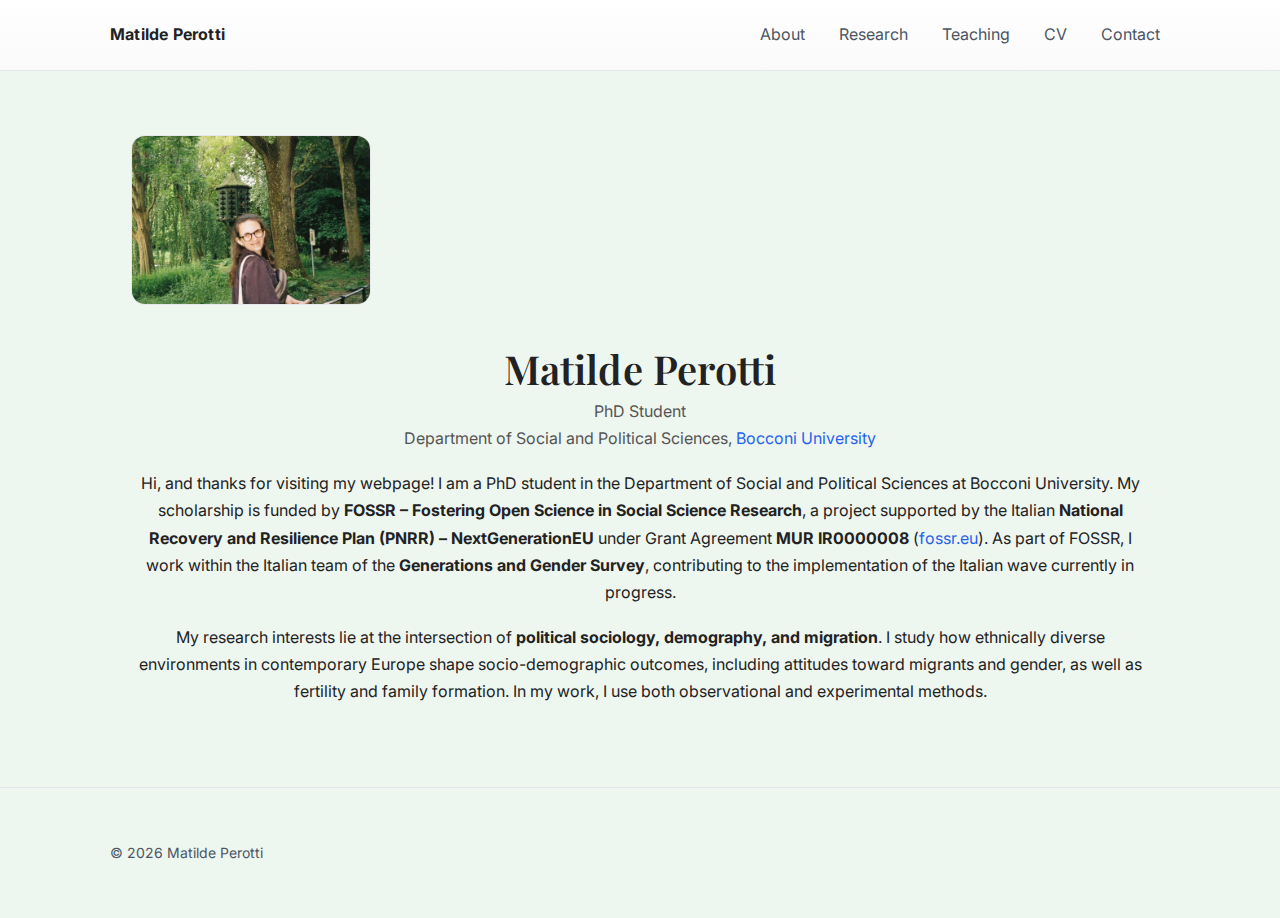
<file: index.html>
<!DOCTYPE html>
<html lang="en">
<head>
  <meta charset="utf-8" />
  <meta name="viewport" content="width=device-width, initial-scale=1" />
  <title>About — Matilde Perotti</title>
  <meta name="description" content="Matilde Perotti — About" />
  <link rel="stylesheet" href="styles.css" />

  <!-- Google Font for more elegant typography -->
  <link href="https://fonts.googleapis.com/css2?family=Playfair+Display:wght@400;600&family=Inter:wght@300;400;500&display=swap" rel="stylesheet">

  <style>
    body {
      font-family: 'Inter', sans-serif;
      background-color: #eef6f0; /* light green background */
      color: #222;
    }

    h1 {
      font-family: 'Playfair Display', serif;
    }

    /* Layout like Francesco (image left, text right) */
    .hero {
      display: flex;
      align-items: flex-start;
      gap: 2.5rem;
      max-width: 1050px;
      margin: 0 auto;
      padding: 2.25rem 1rem;
    }
    .hero .avatar {
      width: 240px;
      max-width: 42vw;
      border-radius: 14px;
      flex: 0 0 auto;
      object-fit: cover;
    }
    .hero .content {
      flex: 1 1 auto;
      min-width: 0;
    }
    .hero h1 {
      margin: 0 0 .35rem 0;
      font-weight: 600;
      letter-spacing: .2px;
    }
    .subtitle {
      margin: 0 0 1.5rem 0;
      color: #555;
      line-height: 1.45;
    }
    .content p {
      margin: 0 0 1.1rem 0;
      line-height: 1.7;
    }

    /* Mobile */
    @media (max-width: 720px) {
      .hero {
        flex-direction: column;
        align-items: center;
        text-align: center;
      }
      .hero .content {
        width: 100%;
        text-align: left;
      }
    }
  </style>
</head>

<body>
<header>
  <nav class="nav" aria-label="Primary">
    <div class="brand">
      <a href="index.html" style="text-decoration:none;color:inherit">Matilde Perotti</a>
    </div>
    <div class="tabs">
      <a href="index.html" aria-current="page">About</a>
      <a href="research.html">Research</a>
      <a href="teaching.html">Teaching</a>
      <a href="cv.html">CV</a>
      <a href="contact.html">Contact</a>
    </div>
  </nav>
</header>

<main class="container">
  <section id="about" class="hero" aria-labelledby="about-title">
<img class="avatar" src="images/matilde-perotti.jpg" alt="Portrait of Matilde Perotti" />

<div class="content">
  <h1 id="about-title">Matilde Perotti</h1>

  <p class="subtitle">
    PhD Student<br />
    Department of Social and Political Sciences, 
    <a href="https://sps.unibocconi.eu/" target="_blank" rel="noopener noreferrer">
      Bocconi University
    </a>
  </p>

  <p>
    Hi, and thanks for visiting my webpage! I am a PhD student in the Department of Social and Political Sciences at Bocconi University.
    My scholarship is funded by <strong>FOSSR – Fostering Open Science in Social Science Research</strong>, a project supported by the Italian
    <strong>National Recovery and Resilience Plan (PNRR) – NextGenerationEU</strong> under Grant Agreement
    <strong>MUR IR0000008</strong> (<a href="https://www.fossr.eu/" target="_blank" rel="noopener noreferrer">fossr.eu</a>).
    As part of FOSSR, I work within the Italian team of the <strong>Generations and Gender Survey</strong>, contributing to the implementation
    of the Italian wave currently in progress.
  </p>

  <p>
    My research interests lie at the intersection of <strong>political sociology, demography, and migration</strong>. I study how ethnically diverse environments
    in contemporary Europe shape socio-demographic outcomes, including attitudes toward migrants and gender, as well as fertility and family
    formation. In my work, I use both observational and experimental methods.
  </p>
</div>
  </section>
</main>

<footer>
  <div class="container small">
    © <span id="y"></span> Matilde Perotti
  </div>
</footer>

<script>
  const d = new Date();
  document.getElementById('y').textContent = d.getFullYear();
</script>

</body>
</html>
</file>
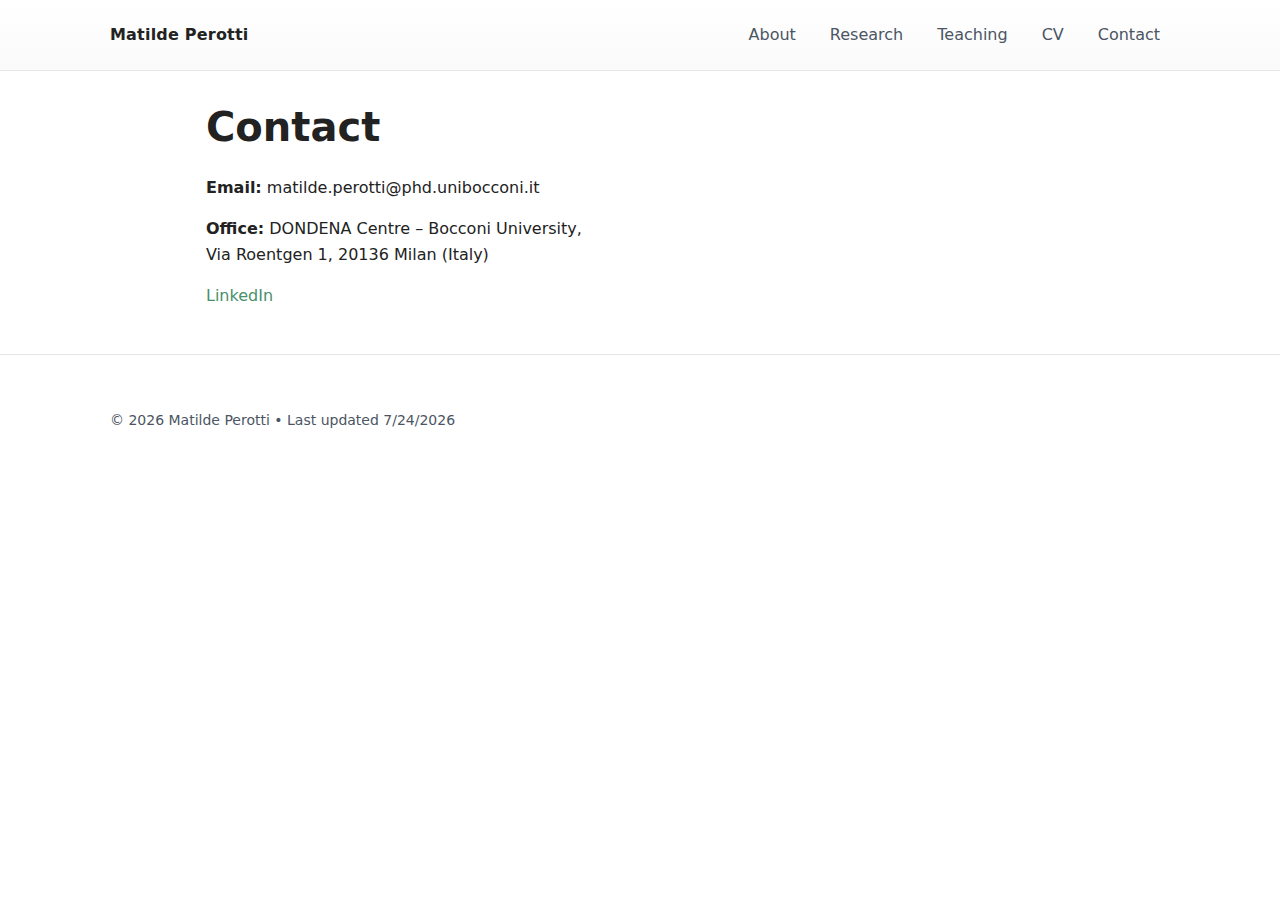
<file: contact.html>
<!DOCTYPE html>
<html lang="en">
<head>
  <meta charset="utf-8" />
  <meta name="viewport" content="width=device-width, initial-scale=1" />
  <title>Contact — Matilde Perotti</title>
  <meta name="description" content="Matilde Perotti — Contact" />
  <link rel="stylesheet" href="styles.css" />

  <style>
    body {
      color: #222;
    }

    a {
      color: #4a8f6a;
      text-decoration: none;
    }

    a:hover {
      text-decoration: underline;
    }

    main.container {
      max-width: 900px;
      margin: 0 auto;
      padding: 2rem 1rem;
      line-height: 1.6;
    }

    h1 {
      font-weight: 600;
      margin-bottom: 1.5rem;
    }

    p {
      margin-bottom: 0.8rem;
    }

    /* keep class for flexibility, but align with global style */
    a.link {
      color: #4a8f6a;
      font-weight: 500;
    }
  </style>
</head>

<body>
<header>
  <nav class="nav" aria-label="Primary">
    <div class="brand">
      <a href="index.html" style="text-decoration:none;color:inherit">Matilde Perotti</a>
    </div>
    <div class="tabs">
      <a href="index.html">About</a>
      <a href="research.html">Research</a>
      <a href="teaching.html">Teaching</a>
      <a href="cv.html">CV</a>
      <a href="contact.html" aria-current="page">Contact</a>
    </div>
  </nav>
</header>

<main class="container">
  <h1>Contact</h1>

  <p><strong>Email:</strong> matilde.perotti@phd.unibocconi.it</p>
  <p><strong>Office:</strong> DONDENA Centre – Bocconi University,<br/>
  Via Roentgen 1, 20136 Milan (Italy)</p>

  <p>
    <a class="link" href="https://www.linkedin.com/in/matilde-perotti-19a0b41a7/" target="_blank" rel="noopener">
      LinkedIn
    </a>
  </p>
</main>

<footer>
  <div class="container small">
    © <span id="y"></span> Matilde Perotti • Last updated <span id="d"></span>
  </div>
</footer>

<script>
  const d = new Date();
  document.getElementById('y').textContent = d.getFullYear();
  document.getElementById('d').textContent = d.toLocaleDateString();
</script>

</body>
</html>
</file>
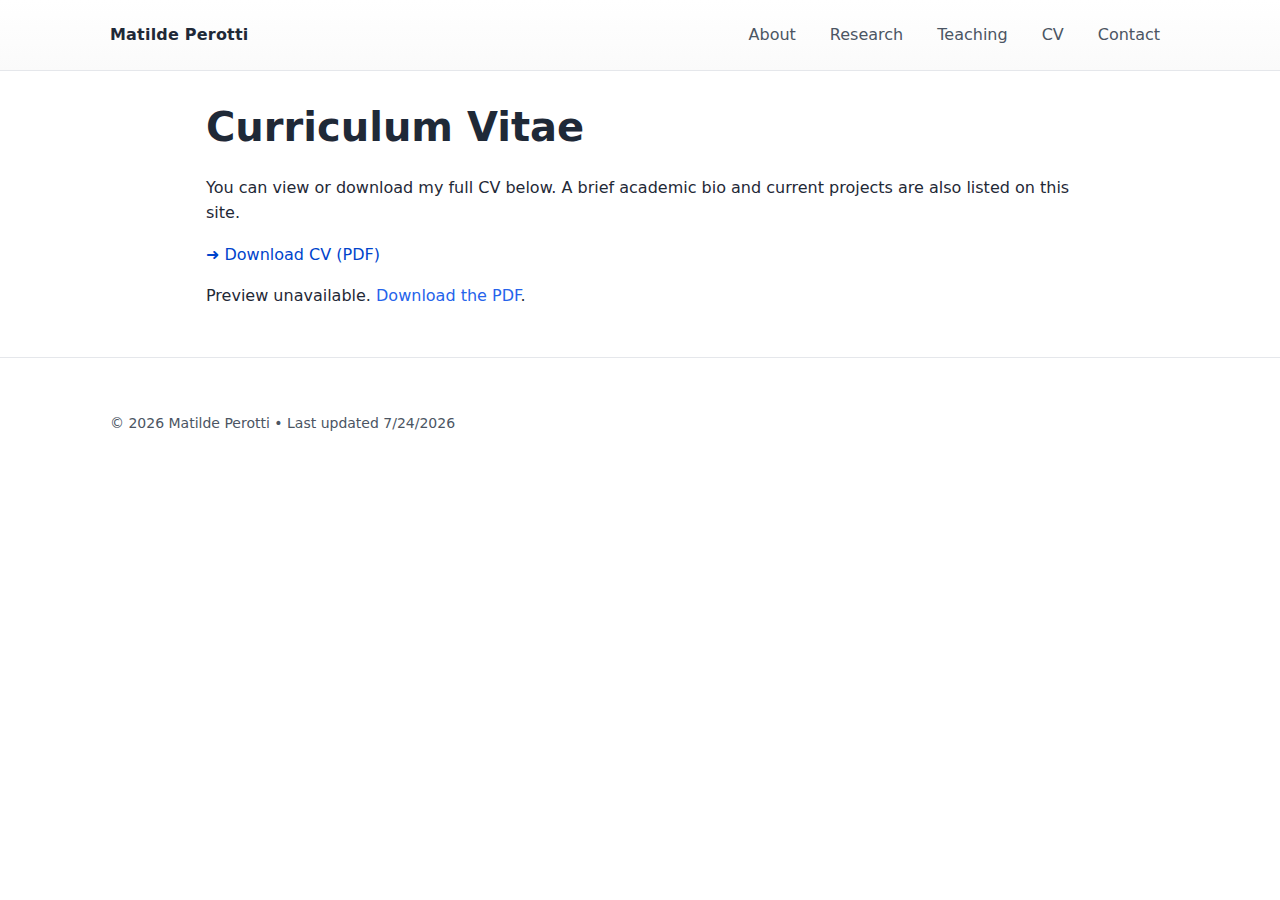
<file: cv.html>
<!DOCTYPE html>
<html lang="en">
<head>
  <meta charset="utf-8" />
  <meta name="viewport" content="width=device-width, initial-scale=1" />
  <title>CV — Matilde Perotti</title>
  <meta name="description" content="Matilde Perotti — CV" />
  <link rel="stylesheet" href="styles.css" />

  <style>
    main.container {
      max-width: 900px;
      margin: 0 auto;
      padding: 2rem 1rem;
      line-height: 1.6;
      text-align: left;
    }

    h1 {
      font-weight: 600;
      margin-bottom: 1.5rem;
    }

    a.download-link {
      color: #0044cc;
      text-decoration: none;
      font-weight: 500;
    }

    a.download-link:hover {
      text-decoration: underline;
    }

    object {
      margin-top: 2rem;
      border: none;
    }
  </style>
</head>

<body>
<header>
  <nav class="nav" aria-label="Primary">
    <div class="brand"><a href="index.html" style="text-decoration:none;color:inherit">Matilde Perotti</a></div>
    <div class="tabs">
      <a href="index.html">About</a>
      <a href="research.html">Research</a>
      <a href="teaching.html">Teaching</a>
      <a href="cv.html" aria-current="page">CV</a>
      <a href="contact.html">Contact</a>
    </div>
  </nav>
</header>

<main class="container">
  <h1>Curriculum Vitae</h1>

  <p>
    You can view or download my full CV below. A brief academic bio and current projects are also listed on this site.
  </p>

  <p>
    <a class="download-link" href="CV_Matilde_Perotti.pdf" download rel="noopener">
      ➜ Download CV (PDF)
    </a>
  </p>

  <!-- Optional inline preview -->
  <object data="CV_Matilde_Perotti.pdf" type="application/pdf" width="100%" height="900">
    <p>Preview unavailable. <a href="CV_Matilde_Perotti (1).pdf" download>Download the PDF</a>.</p>
  </object>
</main>

<footer>
  <div class="container small">
    © <span id="y"></span> Matilde Perotti • Last updated <span id="d"></span>
  </div>
</footer>

<script>
  const d = new Date();
  document.getElementById('y').textContent = d.getFullYear();
  document.getElementById('d').textContent = d.toLocaleDateString();
</script>

</body>
</html>
</file>
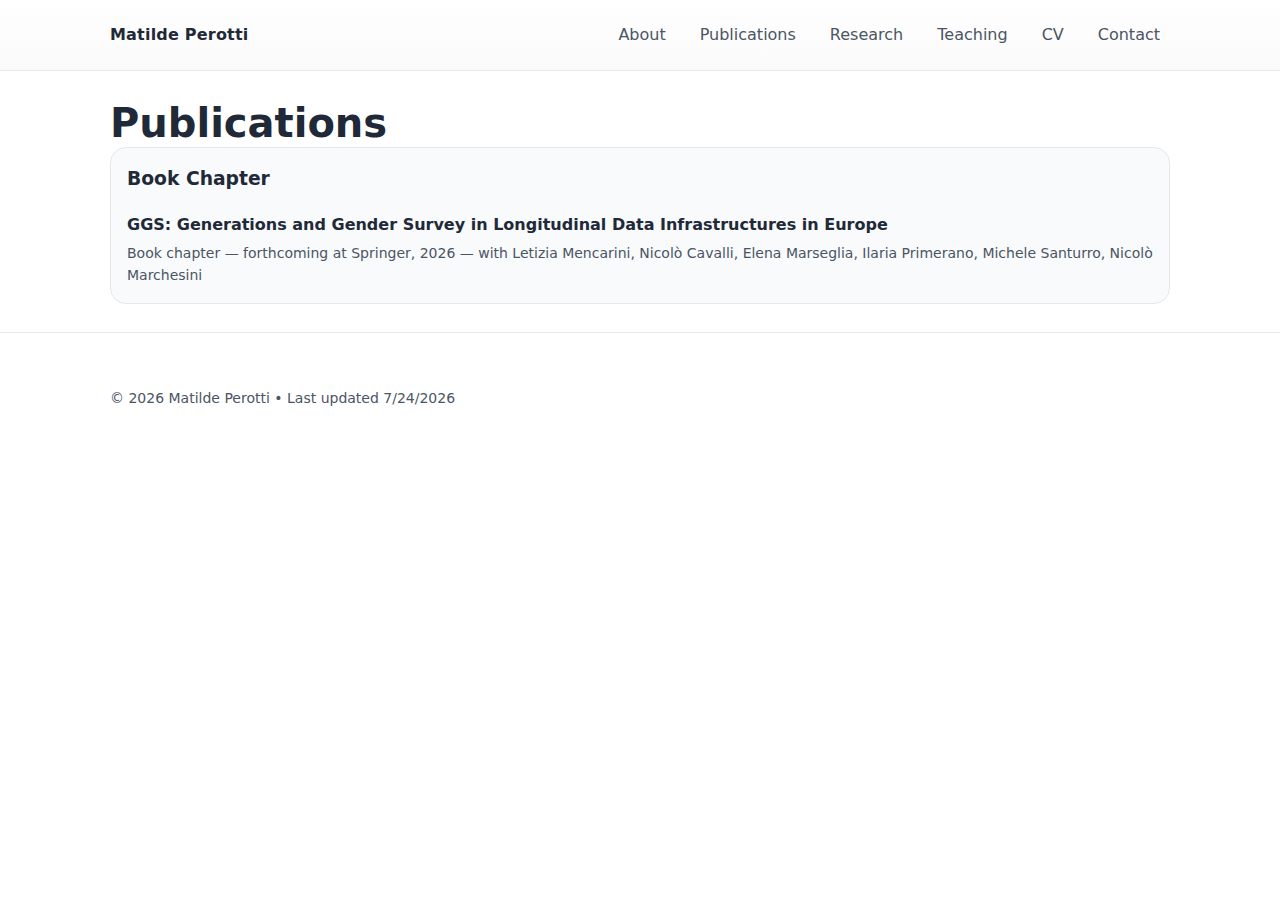
<file: publications.html>
<!DOCTYPE html>
<html lang="en">
<head>
  <meta charset="utf-8" />
  <meta name="viewport" content="width=device-width, initial-scale=1" />
  <title>Publications — Matilde Perotti</title>
  <meta name="description" content="Matilde Perotti — Publications">
  <link rel="stylesheet" href="styles.css" />
</head>
<body>
  
<header>
  <nav class="nav" aria-label="Primary">
    <div class="brand"><a href="index.html" style="text-decoration:none;color:inherit">Matilde Perotti</a></div>
    <div class="tabs">
      <a href="index.html">About</a>
      <a href="publications.html">Publications</a>
      <a href="research.html">Research</a>
      <a href="teaching.html">Teaching</a>
      <a href="cv.html">CV</a>
      <a href="contact.html">Contact</a>
    </div>
  </nav>
</header>

  <main class="container">
    
<h1>Publications</h1>
<div class="card">
  <h3 style="margin-top:0">Book Chapter</h3>
  <div class="list">
    <div class="pub">
      <div class="title">GGS: Generations and Gender Survey in Longitudinal Data Infrastructures in Europe</div>
      <div class="meta">Book chapter — forthcoming at Springer, 2026 — with Letizia Mencarini, Nicolò Cavalli, Elena Marseglia, Ilaria Primerano, Michele Santurro, Nicolò Marchesini</div>
    </div>
  </div>
</div>

  </main>
  
<footer>
  <div class="container small">
    © <span id="y"></span> Matilde Perotti • Last updated <span id="d"></span>
  </div>
</footer>
<script>
  const d = new Date();
  document.getElementById('y').textContent = d.getFullYear();
  document.getElementById('d').textContent = d.toLocaleDateString();
</script>

</body>
</html>
</file>
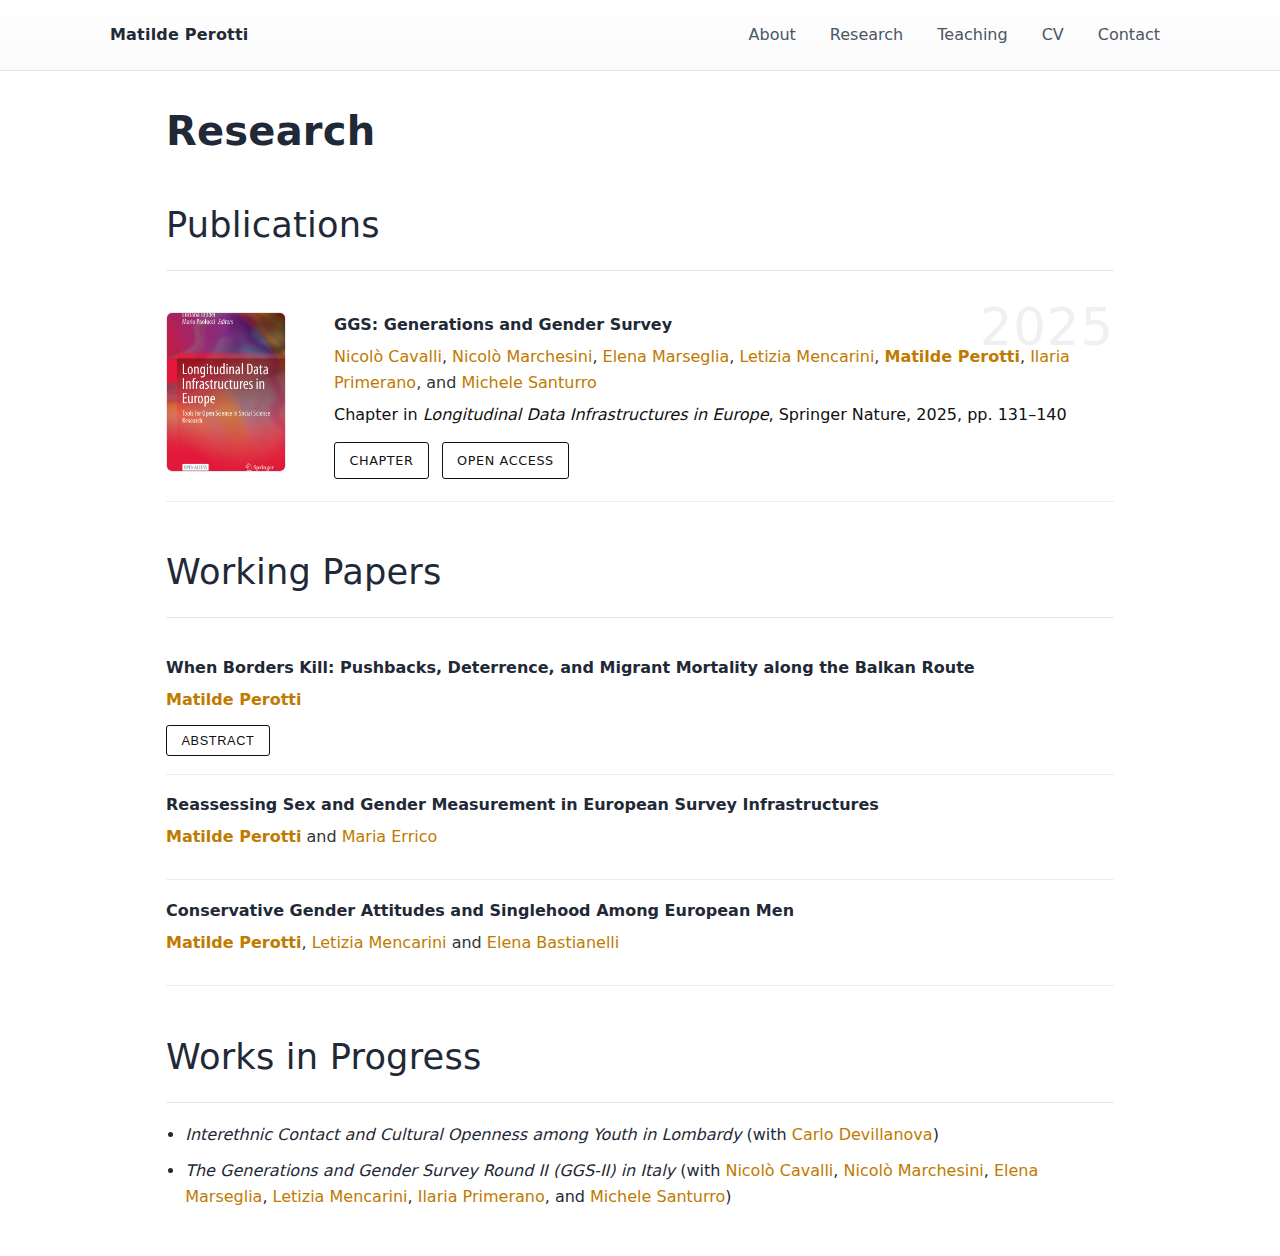
<file: research.html>
<!DOCTYPE html>
<html lang="en">
<head>
  <meta charset="utf-8" />
  <meta name="viewport" content="width=device-width, initial-scale=1" />
  <title>Research — Matilde Perotti</title>
  <meta name="description" content="Matilde Perotti — Research" />
  <link rel="stylesheet" href="styles.css" />

  <style>
    main.container{
      max-width: 980px;
      margin: 0 auto;
      padding: 2.25rem 1rem;
      line-height: 1.65;
    }

    h1{
      font-weight: 600;
      margin: 0 0 1.4rem 0;
      letter-spacing: .2px;
    }

    /* Section headings like Francesco */
    h2{
      font-weight: 500;
      font-size: 2.2rem;
      margin: 2.6rem 0 1.2rem 0;
      padding-bottom: 1rem;
      border-bottom: 1px solid #e6e6e6;
      letter-spacing: .2px;
    }

    /* Francesco-like publication rows */
    .pub-row{
      position: relative;
      display: grid;
      grid-template-columns: 140px 1fr;
      gap: 1.75rem;
      padding: 1.35rem 0 1.35rem 0;
      border-bottom: 1px solid #ededed;
      align-items: start;
    }

    /* faint year on the right */
    .pub-year{
      position: absolute;
      right: 0;
      top: .7rem;
      font-size: 3.2rem;
      font-weight: 300;
      color: #f0f0f0;
      letter-spacing: 1px;
      pointer-events: none;
      user-select: none;
      line-height: 1;
    }

    .cover{
      width: 120px;
      height: 160px;
      border-radius: 6px;
      background: #f3f3f3;
      border: 1px solid #e7e7e7;
      overflow: hidden;
      display: flex;
      align-items: center;
      justify-content: center;
    }
    .cover img{
      width: 100%;
      height: 100%;
      object-fit: cover;
      display: block;
    }
    .cover.placeholder{
      font-size: .9rem;
      color: #777;
      text-align: center;
      padding: .75rem;
    }

    .pub-title{
      font-weight: 600;
      margin: 0 0 .35rem 0;
    }

    .pub-authors{
      margin: 0 0 .35rem 0;
      color: #333;
    }

    .pub-venue{
      margin: 0 0 .8rem 0;
      color: #111;
    }
    .pub-venue em{ font-style: italic; }

    .btns{
      display: flex;
      gap: .8rem;
      flex-wrap: wrap;
      margin-top: .2rem;
    }
    .btn{
      display: inline-block;
      padding: .45rem .9rem;
      border: 1px solid #111;
      border-radius: 3px;
      background: transparent;
      color: #111;
      font-size: .8rem;
      letter-spacing: .6px;
      text-transform: uppercase;
      text-decoration: none;
      cursor: pointer;
    }
    .btn:hover{
      background: #111;
      color: #fff;
    }

    /* Working papers */
    .wp-item{
      padding: 1.1rem 0;
      border-bottom: 1px solid #ededed;
    }
    .wp-title{
      font-weight: 600;
      margin: 0 0 .35rem 0;
    }
    .wp-authors{
      margin: 0 0 .7rem 0;
      color: #333;
    }

    /* Abstract box */
    .wp-abstract{
      margin-top: .75rem;
      padding: .75rem .9rem;
      border-left: 3px solid #c07a00;
      background: #fafafa;
      font-size: .95rem;
      line-height: 1.6;
    }

    /* Works in progress list */
    ul.wip{
      margin: 0;
      padding-left: 1.2rem;
    }
    ul.wip li{
      margin: .6rem 0;
    }

    /* ====== Make ALL names orange ====== */
    /* Links in publications, working papers, and WIP */
    .pub-authors a,
    .wp-authors a,
    .wip a{
      color: #c07a00;
      text-decoration: none;
    }
    .pub-authors a:hover,
    .wp-authors a:hover,
    .wip a:hover{
      text-decoration: underline;
    }

    /* Your non-link name in author lists (e.g., <strong>Matilde Perotti</strong>) */
    .pub-authors strong,
    .wp-authors strong,
    .wip strong{
      color: #c07a00;
      font-weight: 600;
    }

    @media (max-width: 760px){
      .pub-row{
        grid-template-columns: 1fr;
      }
      .cover{
        width: 140px;
        height: 180px;
      }
      .pub-year{
        font-size: 2.4rem;
        top: .9rem;
      }
    }
  </style>
</head>

<body>
<header>
  <nav class="nav" aria-label="Primary">
    <div class="brand">
      <a href="index.html" style="text-decoration:none;color:inherit">Matilde Perotti</a>
    </div>
    <div class="tabs">
      <a href="index.html">About</a>
      <a href="research.html" aria-current="page">Research</a>
      <a href="teaching.html">Teaching</a>
      <a href="cv.html">CV</a>
      <a href="contact.html">Contact</a>
    </div>
  </nav>
</header>

<main class="container">

  <h1>Research</h1>

  <!-- PUBLICATIONS -->
  <h2>Publications</h2>

  <article class="pub-row">
    <div class="pub-year">2025</div>

    <div class="cover">
      <img
        src="images/Longitudinal_Data_Infrastrucres_in_Europe.jpg"
        alt="Cover of Longitudinal Data Infrastructures in Europe"
      />
    </div>

    <div>
      <p class="pub-title">
        GGS: Generations and Gender Survey
      </p>

      <p class="pub-authors">
        <a href="https://faculty.unibocconi.it/nicolocavalli/" target="_blank" rel="noopener noreferrer">Nicolò Cavalli</a>,
        <a href="https://scholar.google.com/citations?user=5oqFx0EAAAAJ&hl=en" target="_blank" rel="noopener noreferrer">Nicolò Marchesini</a>,
        <a href="https://faculty.unibocconi.it/elenamarseglia/" target="_blank" rel="noopener noreferrer">Elena Marseglia</a>,
        <a href="https://sps.unibocconi.eu/faculty/letizia-mencarini" target="_blank" rel="noopener noreferrer">Letizia Mencarini</a>,
        <strong>Matilde Perotti</strong>,
        <a href="https://www.irpps.cnr.it/ilaria-primerano/" target="_blank" rel="noopener noreferrer">Ilaria Primerano</a>,
        and
        <a href="https://www.irpps.cnr.it/michele-santurro/" target="_blank" rel="noopener noreferrer">Michele Santurro</a>
      </p>

      <p class="pub-venue">
        Chapter in <em>Longitudinal Data Infrastructures in Europe</em>,
        Springer Nature, 2025, pp. 131–140
      </p>

      <div class="btns">
        <a
          class="btn"
          href="https://link.springer.com/chapter/10.1007/978-3-032-07005-0_10"
          target="_blank"
          rel="noopener noreferrer"
        >
          Chapter
        </a>
        <a
          class="btn"
          href="https://link.springer.com/content/pdf/10.1007/978-3-032-07005-0_10.pdf"
          target="_blank"
          rel="noopener noreferrer"
        >
          Open Access
        </a>
      </div>
    </div>
  </article>

  <!-- WORKING PAPERS -->
  <h2>Working Papers</h2>

  <div class="wp-item">
    <p class="wp-title">
      When Borders Kill: Pushbacks, Deterrence, and Migrant Mortality along the Balkan Route
    </p>

    <p class="wp-authors">
      <strong>Matilde Perotti</strong>
    </p>

    <div class="btns">
      <button class="btn" type="button" onclick="toggleAbstract('wp-abstract-1')">
        Abstract
      </button>
    </div>

    <div id="wp-abstract-1" class="wp-abstract" hidden>
      <p>
        <strong>Abstract.</strong>
        This paper studies pushbacks—defined as illegal cross-border expulsions conducted by
        border authorities—as a case of institutionalized deterrence along the Western Balkan Route.
        I ask whether deterrence-oriented border policies increase the occurrence of migrant deaths.
        Using a monthly region-level (NUTS-3) panel across twelve Eastern European countries from
        2017 to 2024, I combine two-way fixed effects, Poisson, and counterfactual estimators to
        identify the causal effect of pushbacks on migrant fatalities. The findings show that regions
        experiencing pushbacks record an average increase of 0.10 deaths per month, with effects
        concentrated in transport-related incidents rather than direct violence. I find no evidence
        of spatial displacement toward neighboring regions. To test the robustness of these results,
        I exploit Croatia’s 2023 Schengen accession as an exogenous policy shock, which coincided
        with a decline in both pushbacks and deaths. Overall, the findings provide causal evidence
        that deterrence-based border enforcement increases mortality among people on the move.
      </p>
    </div>
  </div>

  <div class="wp-item">
    <p class="wp-title">
      Reassessing Sex and Gender Measurement in European Survey Infrastructures
    </p>

    <p class="wp-authors">
      <strong>Matilde Perotti</strong>
      and
      <a href="https://faculty.unibocconi.it/mariaerrico/" target="_blank" rel="noopener noreferrer">Maria Errico</a>
    </p>
  </div>

  <div class="wp-item">
    <p class="wp-title">
      Conservative Gender Attitudes and Singlehood Among European Men
    </p>

    <p class="wp-authors">
      <strong>Matilde Perotti</strong>,
      <a href="https://sps.unibocconi.eu/faculty/letizia-mencarini" target="_blank" rel="noopener noreferrer">Letizia Mencarini</a>
      and
      <a href="https://dondena.unibocconi.eu/elena-bastianelli" target="_blank" rel="noopener noreferrer">Elena Bastianelli</a>
    </p>
  </div>

  <!-- WORKS IN PROGRESS -->
  <h2>Works in Progress</h2>
  <ul class="wip">
    <li>
      <em>Interethnic Contact and Cultural Openness among Youth in Lombardy</em>
      (with
      <a href="https://faculty.unibocconi.it/carlodevillanova/" target="_blank" rel="noopener noreferrer">Carlo Devillanova</a>)
    </li>

    <li>
      <em>The Generations and Gender Survey Round II (GGS-II) in Italy</em>
      (with
      <a href="https://faculty.unibocconi.it/nicolocavalli/" target="_blank" rel="noopener noreferrer">Nicolò Cavalli</a>,
      <a href="https://scholar.google.com/citations?user=5oqFx0EAAAAJ&hl=en" target="_blank" rel="noopener noreferrer">Nicolò Marchesini</a>,
      <a href="https://faculty.unibocconi.it/elenamarseglia/" target="_blank" rel="noopener noreferrer">Elena Marseglia</a>,
      <a href="https://sps.unibocconi.eu/faculty/letizia-mencarini" target="_blank" rel="noopener noreferrer">Letizia Mencarini</a>,
      <a href="https://www.irpps.cnr.it/ilaria-primerano/" target="_blank" rel="noopener noreferrer">Ilaria Primerano</a>,
      and
      <a href="https://www.irpps.cnr.it/michele-santurro/" target="_blank" rel="noopener noreferrer">Michele Santurro</a>)
    </li>
  </ul>
</file>
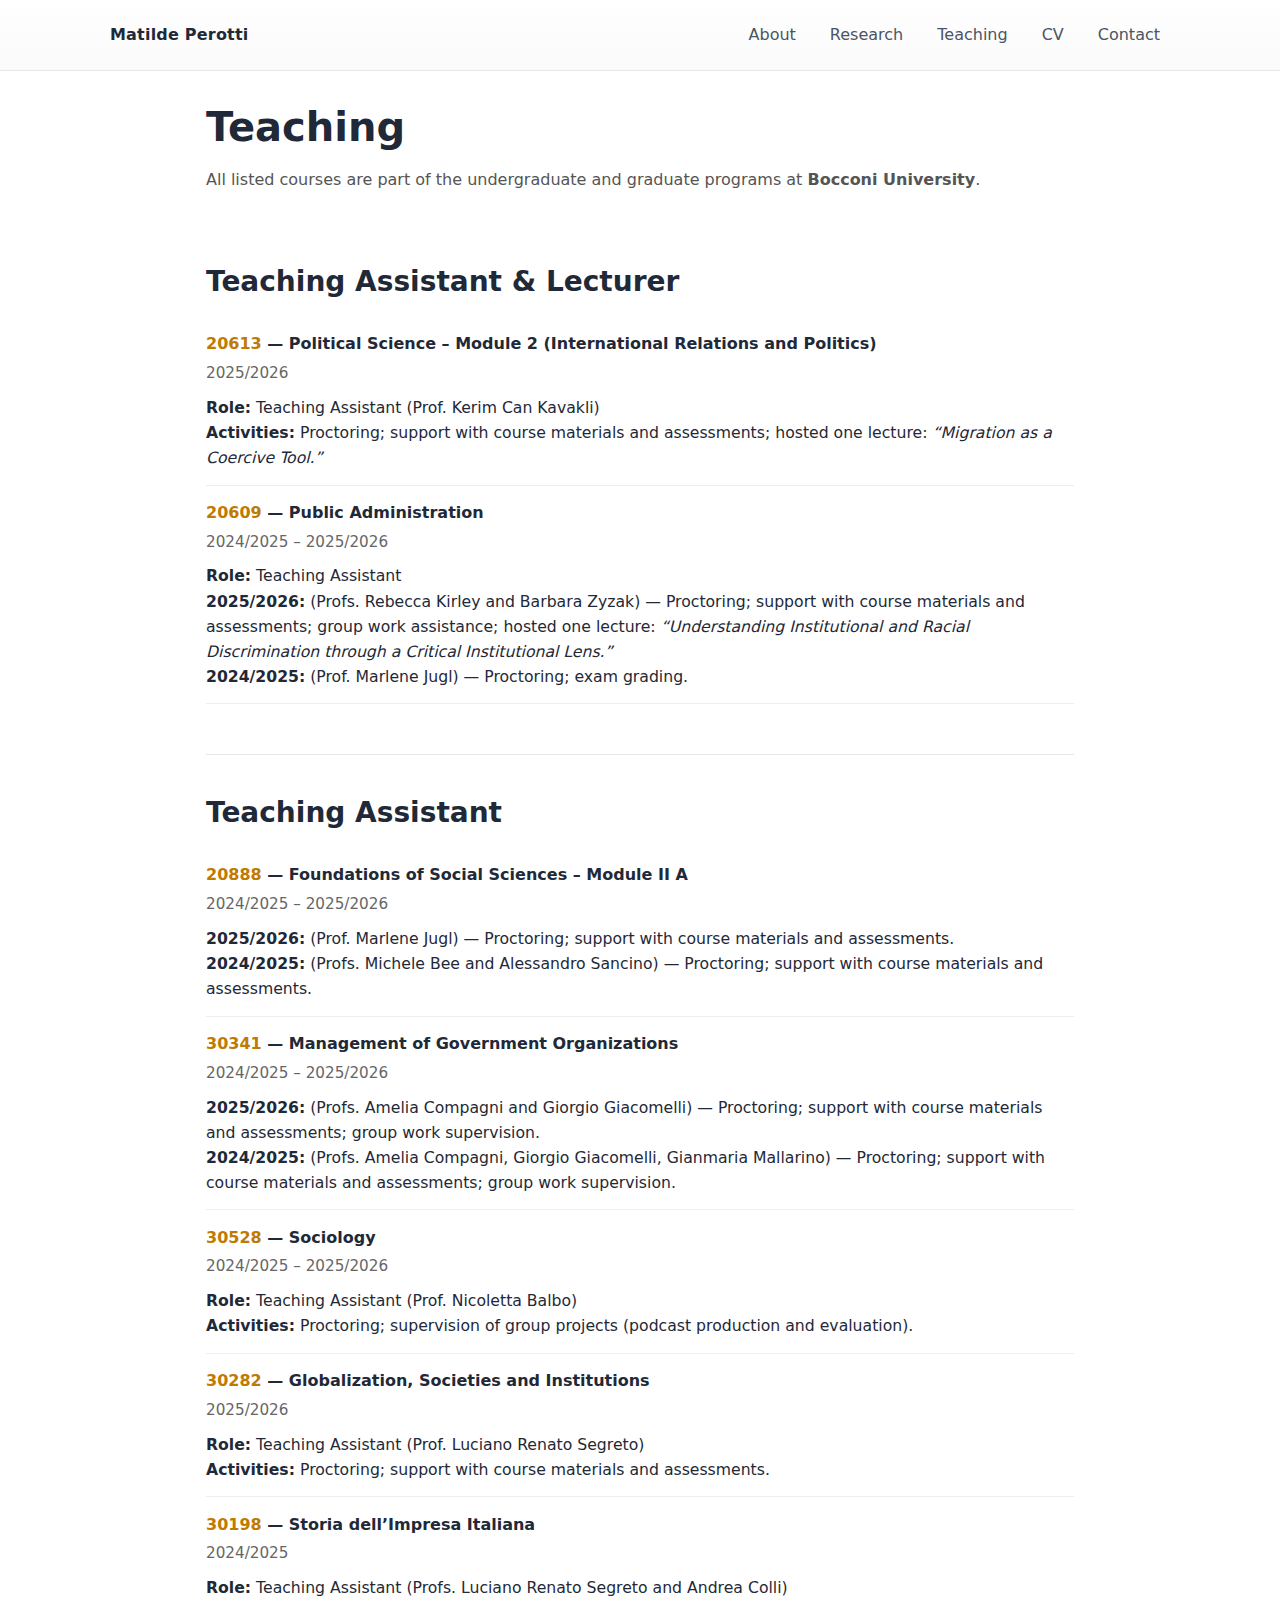
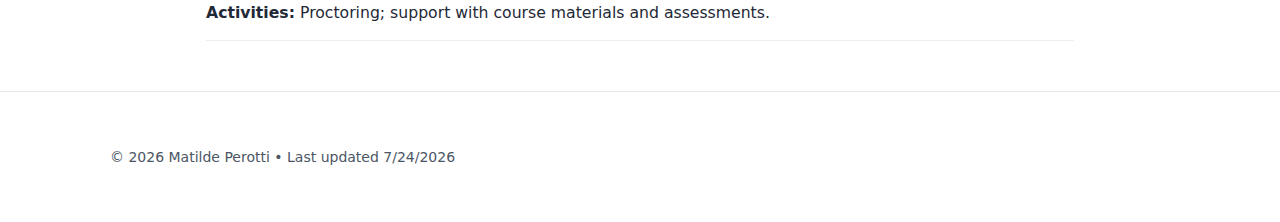
<file: teaching.html>
<!DOCTYPE html>
<html lang="en">
<head>
  <meta charset="utf-8" />
  <meta name="viewport" content="width=device-width, initial-scale=1" />
  <title>Teaching — Matilde Perotti</title>
  <meta name="description" content="Matilde Perotti — Teaching" />
  <link rel="stylesheet" href="styles.css" />

  <style>
    main.container{
      max-width: 900px;
      margin: 0 auto;
      padding: 2rem 1rem;
      line-height: 1.6;
    }

    h1{
      margin: 0 0 1rem 0;
      font-weight: 600;
    }

    p.subnote{
      margin: 0 0 2rem 0;
      color: #555;
    }

    .uni{
      margin-top: 2rem;
      padding-top: 1rem;
      border-top: 1px solid #e6e6e6;
    }

    .role-title{
      margin: 1.25rem 0 .75rem 0;
      font-weight: 600;
    }

    .course-list{
      list-style: none;
      padding-left: 0;
      margin: 0;
    }

    .course-item{
      padding: .9rem 0;
      border-bottom: 1px solid #eee;
    }

    .course-head{
      display: flex;
      gap: 1rem;
    }

    .course-line{
      margin: 0;
      font-weight: 600;
    }

    .course-line a{
      color: inherit;
      text-decoration: none;
    }

    .course-line a:hover{
      text-decoration: underline;
    }

    .course-code{
      color: #c07a00;
      font-weight: 700;
    }

    .course-year{
      margin-top: .25rem;
      color: #666;
      font-size: .95rem;
    }

    .course-meta{
      margin-top: .6rem;
      font-size: .98rem;
    }

    @media (max-width: 720px){
      .course-head{ flex-direction: column; }
    }
  </style>
</head>

<body>
<header>
  <nav class="nav" aria-label="Primary">
    <div class="brand">
      <a href="index.html" style="text-decoration:none;color:inherit">Matilde Perotti</a>
    </div>
    <div class="tabs">
      <a href="index.html">About</a>
      <a href="research.html">Research</a>
      <a href="teaching.html" aria-current="page">Teaching</a>
      <a href="cv.html">CV</a>
      <a href="contact.html">Contact</a>
    </div>
  </nav>
</header>

<main class="container">
  <h1>Teaching</h1>
  <p class="subnote">
    All listed courses are part of the undergraduate and graduate programs at
    <strong>Bocconi University</strong>.
  </p>

  <!-- ===== Teaching Assistant & Lecturer ===== -->
  <section class="uni">
    <h2 class="role-title">Teaching Assistant & Lecturer</h2>

    <ul class="course-list">

      <li class="course-item">
        <p class="course-line">
          <a href="https://didattica.unibocconi.eu/ts/tsn_anteprima.php?cod_ins=20613&anno=2026&ordin=IR&IdPag=6625"
             target="_blank" rel="noopener noreferrer">
            <span class="course-code">20613</span> — Political Science – Module 2 (International Relations and Politics)
          </a>
        </p>
        <div class="course-year">2025/2026</div>
        <div class="course-meta">
          <strong>Role:</strong> Teaching Assistant (Prof. Kerim Can Kavakli)<br />
          <strong>Activities:</strong> Proctoring; support with course materials and assessments; hosted one lecture:
          <em>“Migration as a Coercive Tool.”</em>
        </div>
      </li>

      <li class="course-item">
        <p class="course-line">
          <a href="https://didattica.unibocconi.it/ts/tsn_anteprima.php?cod_ins=20609&anno=2025&IdPag=7961"
             target="_blank" rel="noopener noreferrer">
            <span class="course-code">20609</span> — Public Administration
          </a>
        </p>
        <div class="course-year">2024/2025 – 2025/2026</div>
        <div class="course-meta">
          <strong>Role:</strong> Teaching Assistant<br />
          <strong>2025/2026:</strong> (Profs. Rebecca Kirley and Barbara Zyzak) — Proctoring; support with course materials
          and assessments; group work assistance; hosted one lecture:
          <em>“Understanding Institutional and Racial Discrimination through a Critical Institutional Lens.”</em><br />
          <strong>2024/2025:</strong> (Prof. Marlene Jugl) — Proctoring; exam grading.
        </div>
      </li>

    </ul>
  </section>

  <!-- ===== Teaching Assistant ===== -->
  <section class="uni">
    <h2 class="role-title">Teaching Assistant</h2>

    <ul class="course-list">

      <li class="course-item">
        <p class="course-line">
          <a href="https://didattica.unibocconi.eu/ts/tsn_anteprima.php?cod_ins=20888&anno=2026"
             target="_blank" rel="noopener noreferrer">
            <span class="course-code">20888</span> — Foundations of Social Sciences – Module II A
          </a>
        </p>
        <div class="course-year">2024/2025 – 2025/2026</div>
        <div class="course-meta">
          <strong>2025/2026:</strong> (Prof. Marlene Jugl) — Proctoring; support with course materials and assessments.<br />
          <strong>2024/2025:</strong> (Profs. Michele Bee and Alessandro Sancino) — Proctoring; support with course materials and assessments.
        </div>
      </li>

      <li class="course-item">
        <p class="course-line">
          <a href="https://didattica.unibocconi.eu/ts/tsn_anteprima.php?cod_ins=30341&anno=2026&ordin=IR&IdPag=6625"
             target="_blank" rel="noopener noreferrer">
            <span class="course-code">30341</span> — Management of Government Organizations
          </a>
        </p>
        <div class="course-year">2024/2025 – 2025/2026</div>
        <div class="course-meta">
          <strong>2025/2026:</strong> (Profs. Amelia Compagni and Giorgio Giacomelli) — Proctoring; support with course materials and assessments; group work supervision.<br />
          <strong>2024/2025:</strong> (Profs. Amelia Compagni, Giorgio Giacomelli, Gianmaria Mallarino) — Proctoring; support with course materials and assessments; group work supervision.
        </div>
      </li>

      <li class="course-item">
        <p class="course-line">
          <a href="https://didattica.unibocconi.eu/ts/tsn_anteprima.php?cod_ins=30528&anno=2025&IdPag=7941"
             target="_blank" rel="noopener noreferrer">
            <span class="course-code">30528</span> — Sociology
          </a>
        </p>
        <div class="course-year">2024/2025 – 2025/2026</div>
        <div class="course-meta">
          <strong>Role:</strong> Teaching Assistant (Prof. Nicoletta Balbo)<br />
          <strong>Activities:</strong> Proctoring; supervision of group projects (podcast production and evaluation).
        </div>
      </li>

      <li class="course-item">
        <p class="course-line">
          <a href="https://didattica.unibocconi.eu/ts/tsn_anteprima.php?cod_ins=30282&anno=2025&IdPag=7941"
             target="_blank" rel="noopener noreferrer">
            <span class="course-code">30282</span> — Globalization, Societies and Institutions
          </a>
        </p>
        <div class="course-year">2025/2026</div>
        <div class="course-meta">
          <strong>Role:</strong> Teaching Assistant (Prof. Luciano Renato Segreto)<br />
          <strong>Activities:</strong> Proctoring; support with course materials and assessments.
        </div>
      </li>

      <li class="course-item">
        <p class="course-line">
          <a href="https://didattica.unibocconi.it/ts/tsn_anteprima.php?cod_ins=30198&anno=2024&IdPag=7400"
             target="_blank" rel="noopener noreferrer">
            <span class="course-code">30198</span> — Storia dell’Impresa Italiana
          </a>
        </p>
        <div class="course-year">2024/2025</div>
        <div class="course-meta">
          <strong>Role:</strong> Teaching Assistant (Profs. Luciano Renato Segreto and Andrea Colli)<br />
          <strong>Activities:</strong> Proctoring; support with course materials and assessments.
        </div>
      </li>

    </ul>
  </section>
</main>

<footer>
  <div class="container small">
    © <span id="y"></span> Matilde Perotti • Last updated <span id="d"></span>
  </div>
</footer>

<script>
  const d = new Date();
  document.getElementById('y').textContent = d.getFullYear();
  document.getElementById('d').textContent = d.toLocaleDateString();
</script>

</body>
</html>
</file>
<file: styles.css>
:root{
  --bg:#ffffff; --text:#1f2937; --muted:#4b5563; --accent:#2563eb;
  --card:#f8fafc; --line:#e5e7eb; --chip:#eef2ff; --max:1100px; --radius:16px;
}
*{box-sizing:border-box}
html,body{margin:0;padding:0;background:var(--bg);color:var(--text);
  font-family:system-ui,-apple-system,Segoe UI,Roboto,Inter,Helvetica,Arial,sans-serif;line-height:1.6}
a{color:var(--accent);text-decoration:none}
a:hover{text-decoration:underline}
img{max-width:100%;display:block}
header{border-bottom:1px solid var(--line);background:linear-gradient(180deg,#fff,#fafafa)}
.nav{max-width:var(--max);margin:0 auto;display:flex;align-items:center;justify-content:space-between;padding:14px 20px;gap:12px}
.brand{font-weight:700;letter-spacing:.2px}
.tabs{display:flex;gap:14px;flex-wrap:wrap}
.tabs a{padding:8px 10px;border-radius:10px;color:var(--muted)}
.tabs a:hover{background:#f3f4f6;color:var(--text)}
.container{max-width:var(--max);margin:0 auto;padding:28px 20px}
h1{font-size:clamp(28px,4vw,40px);line-height:1.2;margin:0}
h2{font-size:clamp(22px,3vw,28px);margin:4px 0 8px}
section{padding:18px 0;border-top:1px solid var(--line)}
section:first-of-type{border-top:none}
.card{background:var(--card);border:1px solid var(--line);border-radius:var(--radius);padding:16px}
.list{display:grid;gap:12px}
.pub{display:grid;gap:4px}
.pub .title{font-weight:600}
.pub .meta{color:var(--muted);font-size:14px}
.pill{display:inline-flex;align-items:center;gap:6px;padding:6px 10px;border-radius:999px;border:1px solid var(--line);font-size:14px;color:var(--muted)}
.chips{display:flex;gap:8px;flex-wrap:wrap;margin-top:12px}
.chip{background:var(--chip);padding:6px 10px;border-radius:999px;font-size:14px;border:1px solid #e0e7ff}
.hero {
  display: flex;
  flex-direction: column;
  align-items: center;
  text-align: center;
  padding: 26px 0;
  gap: 24px;
}
.avatar{width:170px;height:170px;border-radius:14px;object-fit:cover;border:1px solid var(--line)}
.grid2{display:grid;grid-template-columns:1fr 1fr;gap:22px}
.columns{display:grid;grid-template-columns:1.2fr .8fr;gap:22px}
@media (max-width:900px){.grid2,.columns{grid-template-columns:1fr} .hero{grid-template-columns:1fr} .avatar{width:120px;height:120px}}
footer{border-top:1px solid var(--line);padding:26px 20px;color:var(--muted)}
.small{color:var(--muted);font-size:14px}
</file>
